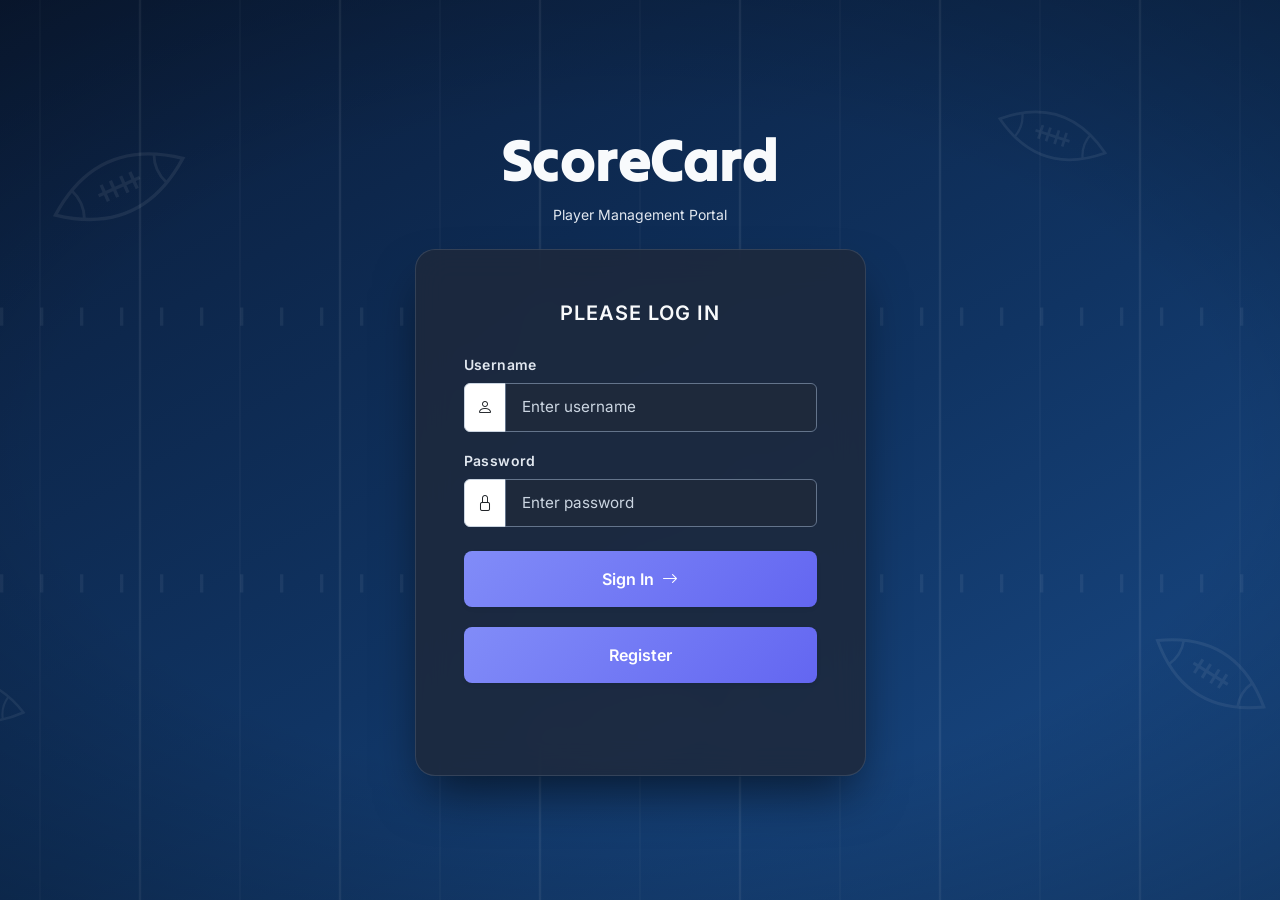
<file: frontend/index.html>
<!DOCTYPE html>
<html lang="en" data-bs-theme="dark">
<head>
    <meta charset="UTF-8">
    <meta name="viewport" content="width=device-width, initial-scale=1.0">
    <title>COP 4331 LAMP Stack Demo</title>
    <!-- Google Fonts -->
    <link rel="preconnect" href="https://fonts.googleapis.com">
    <link rel="preconnect" href="https://fonts.gstatic.com" crossorigin>
    <link href="https://fonts.googleapis.com/css2?family=Inter:wght@400;600&family=Tilt+Warp&display=swap" rel="stylesheet">
    <!-- Bootstrap 5.3 & Icons -->
    <link href="https://cdn.jsdelivr.net/npm/bootstrap@5.3.3/dist/css/bootstrap.min.css" rel="stylesheet">
    <link href="https://cdn.jsdelivr.net/npm/bootstrap-icons@1.11.3/font/bootstrap-icons.min.css" rel="stylesheet">
    <!-- Favicon -->
    <link rel="icon" type="image/svg+xml" href="images/favicon.svg">
    <link rel="alternate icon" href="favicon.ico">
    <!-- Custom Styles -->
    <link href="css/styles.css" rel="stylesheet">
    <!-- Scripts -->
    <script type="text/javascript" src="js/md5.js"></script>
    <script type="text/javascript" src="js/code.js"></script>
</head>
<body class="d-flex align-items-center justify-content-center min-vh-100 py-5">
    <div class="background-glow"></div>
    <main class="container">
        <div class="row justify-content-center">
            <div class="col-12 col-sm-10 col-md-8 col-lg-5">
                
                <!-- Title Header -->
                <div class="text-center mb-4">

                    <h1 id="title" style="font-family: 'Tilt Warp', sans-serif; font-weight: 400; font-size: 60px;";" class="tracking-tight">ScoreCard</h1>
                    <p class="text-secondary-contrast small">Player Management Portal</p>
                </div>

                <!-- Login Card -->
                <div id="loginDiv" class="card glass-card shadow-lg border-0 p-4 p-sm-5">
                    <div class="card-body p-0">
                        <span id="inner-title" class="d-block text-center fw-semibold text-uppercase tracking-wider mb-4 fs-5">Please Log In</span>
                        
                        <form id="loginForm" onsubmit="event.preventDefault(); doLogin();" class="needs-validation">
                            <!-- Username Input Group -->
                            <div class="mb-3">
                                <label for="loginName" class="form-label form-label-contrast small">Username</label>
                                <div class="input-group">
                                    <span class="input-group-text"><i class="bi bi-person text-dark"></i></span>
                                    <input type="text" id="loginName" class="form-control" placeholder="Enter username" required />
                                </div>
                            </div>
                           
                            
                            <!-- Password Input Group -->
                            <div class="mb-4">
                                <label for="loginPassword" class="form-label form-label-contrast small">Password</label>
                                <div class="input-group">
                                    <span class="input-group-text"><i class="bi bi-lock text-dark"></i></span>
                                    <input type="password" id="loginPassword" class="form-control" placeholder="Enter password" required />
                                </div>
                            </div>

                            <!-- Login Button -->
                            <button type="submit" id="loginButton" class="buttons btn btn-primary w-100 py-3 fw-semibold rounded-3 shadow-sm d-flex align-items-center justify-content-center gap-2">
                                <span>Sign In</span>
                                <i class="bi bi-arrow-right"></i>
                            </button>

                            <button type="button" id="registerButton" onclick="window.location.href='register.html'" class="buttons btn btn-primary w-100 py-3 fw-semibold rounded-3 shadow-sm d-flex align-items-center justify-content-center gap-2">
                                <span>Register</span>
                            </button>
                        </form>

                        <!-- Feedback Result Message -->
                        <div class="mt-3 text-center">
                            <span id="loginResult" class="small fw-semibold"></span>
                        </div>
                    </div>
                </div>

            </div>
        </div>
    </main>
    <script src="https://cdn.jsdelivr.net/npm/bootstrap@5.3.3/dist/js/bootstrap.bundle.min.js"></script>
</body>
</html>
</file>
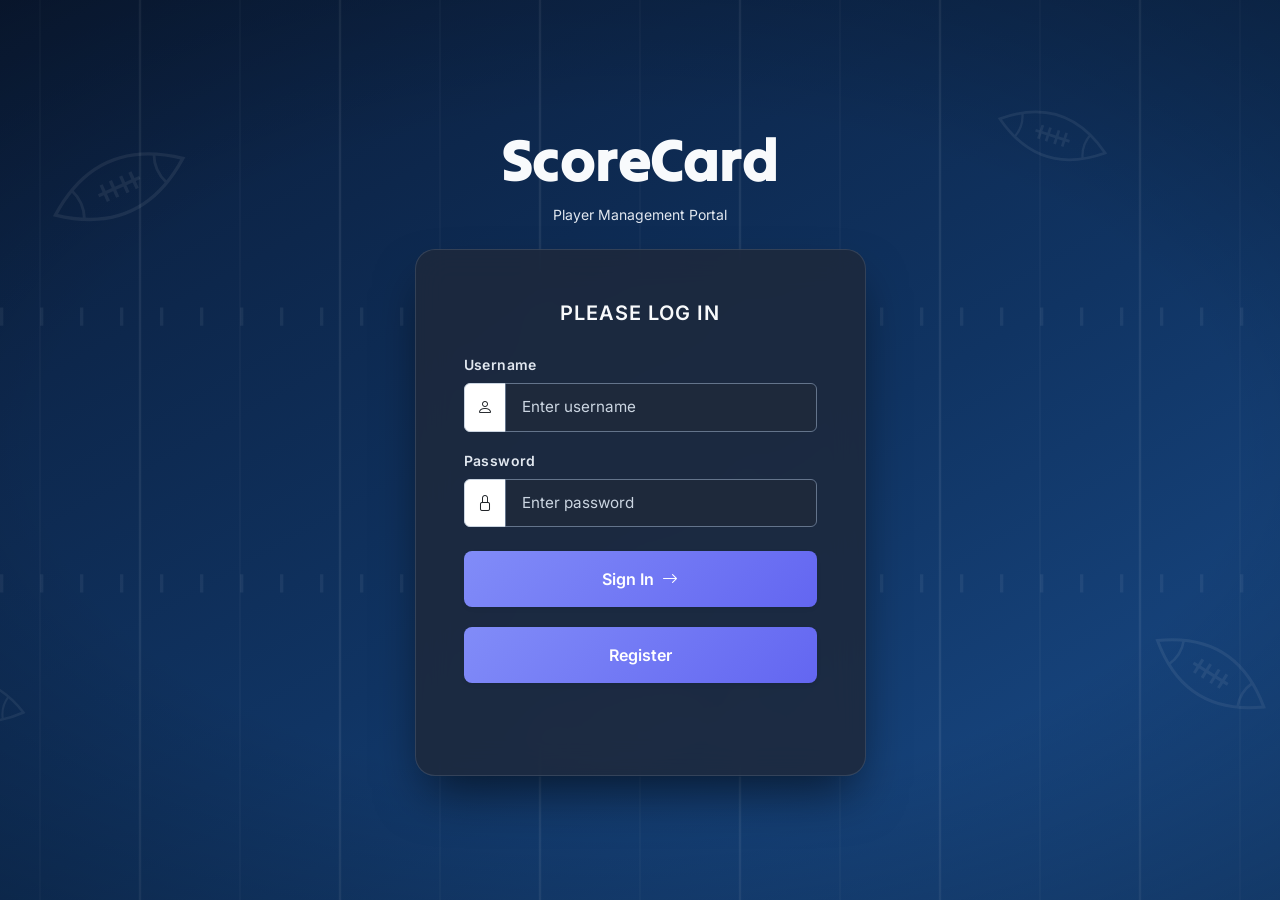
<file: frontend/homepage.html>
<!DOCTYPE html>
<html lang="en" data-bs-theme="dark">
<head>
    <meta charset="UTF-8">
    <meta name="viewport" content="width=device-width, initial-scale=1.0">
    <title>COP 4331 LAMP Stack Demo</title>
    <!-- Google Fonts -->
    <link rel="preconnect" href="https://fonts.googleapis.com">
    <link rel="preconnect" href="https://fonts.gstatic.com" crossorigin>
    <link href="https://fonts.googleapis.com/css2?family=Inter:wght@300;400;500;600;700&display=swap" rel="stylesheet">
    <!-- Bootstrap 5.3 & Icons -->
    <link href="https://cdn.jsdelivr.net/npm/bootstrap@5.3.3/dist/css/bootstrap.min.css" rel="stylesheet">
    <link href="https://cdn.jsdelivr.net/npm/bootstrap-icons@1.11.3/font/bootstrap-icons.min.css" rel="stylesheet">
    <!-- Favicon -->
    <link rel="icon" type="image/svg+xml" href="images/favicon.svg">
    <link rel="alternate icon" href="favicon.ico">
    <!-- Custom Styles -->
    <link href="css/styles.css" rel="stylesheet">
    <!-- Scripts -->
    <script type="text/javascript" src="js/code.js"></script>
    <script type="text/javascript">
        document.addEventListener('DOMContentLoaded', function() {
            readCookie();
        }, false);
    </script>
</head>
<body class="py-4 py-md-5">
    <main class="container">
        <div class="row justify-content-center">
            <div class="col-12 col-md-12 col-lg-12">

                <nav class="navbar navbar-expand-lg bg-body-tertiary">
                    <div class="container-fluid">
                        <a class="navbar-brand" href="#">ScoreCard</a>
                        <button class="navbar-toggler" type="button" data-bs-toggle="collapse" data-bs-target="#navbarSupportedContent" aria-controls="navbarSupportedContent" aria-expanded="false" aria-label="Toggle navigation">
                        <span class="navbar-toggler-icon"></span>
                        </button>
                        <div class="collapse navbar-collapse" id="navbarSupportedContent">
                        <ul class="navbar-nav me-auto mb-2 mb-lg-0">
                            <li class="nav-item">
                            <a class="nav-link active" aria-current="page" href="#">Home</a>
                            </li>
                            <li class="nav-item">
                            <a class="nav-link" href="#">Link</a>
                            </li>
                            <li class="nav-item dropdown">
                            <a class="nav-link dropdown-toggle" href="#" role="button" data-bs-toggle="dropdown" aria-expanded="false">
                                Dropdown
                            </a>
                            <ul class="dropdown-menu">
                                <li><a class="dropdown-item" href="#">Action</a></li>
                                <li><a class="dropdown-item" href="#">Another action</a></li>
                                <li><hr class="dropdown-divider"></li>
                                <li><a class="dropdown-item" href="#">Something else here</a></li>
                            </ul>
                            </li>
                            <li class="nav-item">
                            <a class="nav-link disabled" aria-disabled="true">Disabled</a>
                            </li>
                        </ul>
                        
                        </div>
                    </div>
                    <div id="loggedInDiv" class="d-flex align-items-center gap-3 bg-body-tertiary px-3 py-2 rounded-pill border">
                        <span id="userName" class="small fw-medium text-body"></span>
                        <button type="button" id="logoutButton" class="buttons btn btn-outline-danger btn-sm rounded-pill px-3" onclick="doLogout();">
                            <i class="bi bi-box-arrow-right me-1"></i> Log Out
                        </button>
                    </div>
                </nav>

                <!-- Header / User Bar -->

                <h1>Player Contacts</h1>
                <div>
                <form class="d-flex" role="search" onsubmit="event.preventDefault(); doSearch();">
                    <input id="searchBar" class="form-control me-2" type="search" placeholder="Search" aria-label="Search"/>
                    <button class="btn btn-outline-success me-2" type="submit">Search</button>
                    <div class="dropdown">
                        <button class="btn btn-secondary dropdown-toggle me-2 h-100" data-bs-auto-close="outside" type="button" data-bs-toggle="dropdown" aria-expanded="false">
                            Filter <i class="bi bi-filter-circle ms-1"></i>
                        </button>
                        <ul id="filterMenu" class="dropdown-menu">
                            <li><button id="filterPos" class="dropdown-item" type="button" onclick="showPositions()">Position</button></li>
                            <li><button id="filterSide" class="dropdown-item" type="button" onclick="changeFilterSelect(this)">Side</button></li>
                            <li><button id="filterNone" class="dropdown-item" type="button" onclick="changeFilterSelect(this)">No Filter</button></li>
                        </ul>

                    </div>
                </form>
                </div>

                <div class="table-responsive mt-3" style="max-height: 500px; overflow-y: auto;">
                    <table class="table table-hover mb-0">
                        <thead class="table-light sticky-top">
                            <tr>
                                <th>First Name</th>
                                <th>Last Name</th>
                                <th>Phone #</th>
                                <th>Email</th>
                                <th>Position</th>
                                <th>Side</th>
                                <th>Team Name</th>
                            </tr>
                        </thead>

                        <tbody id="queryResults">
                            <!-- Query results will be inserted here -->
                        </tbody>
                    </table>
                </div>
                <div id="infoDiv">
                    <span id="infoSpan"></span>
                </div>
                <!-- Access UI Card -->
                <!-- <div id="accessUIDiv" class="card glass-card shadow-lg border-0 p-4 p-md-5">
                    <div class="card-body p-0">
                        <h2 class="h5 fw-bold mb-4 d-flex align-items-center gap-2 text-white">
                            <i class="bi bi-sliders text-primary"></i> Color Manager
                        </h2>

                        <div class="section-card p-4 rounded-4 border mb-4">
                            <label for="searchText" class="form-label form-label-contrast small text-uppercase">Search Colors</label>
                            <div class="input-group">
                                <span class="input-group-text"><i class="bi bi-search text-secondary-contrast"></i></span>
                                <input type="text" id="searchText" class="form-control" placeholder="Type a color name (e.g. Blue)" onkeyup="if(event.key === 'Enter') searchColor();" />
                                <button type="button" id="searchColorButton" class="buttons btn btn-primary px-4 fw-semibold" onclick="searchColor();">
                                    Search Color
                                </button>
                            </div>
                            <div class="mt-3">
                                <span id="colorSearchResult" class="text-info-wcag small fw-semibold"></span>
                                <p id="colorList" class="mt-2 mb-0 d-flex flex-wrap gap-2"></p>
                            </div>
                        </div>

                        <div class="section-card p-4 rounded-4 border">
                            <label for="colorText" class="form-label form-label-contrast small text-uppercase">Add New Color</label>
                            <div class="input-group">
                                <span class="input-group-text"><i class="bi bi-plus-circle text-secondary-contrast"></i></span>
                                <input type="text" id="colorText" class="form-control" placeholder="Enter color name to add" onkeyup="if(event.key === 'Enter') addColor();" />
                                <button type="button" id="addColorButton" class="buttons btn btn-success px-4 fw-semibold" onclick="addColor();">
                                    Add Color
                                </button>
                            </div>
                            <div class="mt-2 text-start">
                                <span id="colorAddResult" class="small fw-semibold"></span>
                            </div>
                        </div> -->

                    </div>
                </div>

            </div>
        </div>
    </main>
        <script>
        function deselectAllFilters() {
            document.querySelectorAll("#filterMenu .dropdown-item").forEach(option => {
                if (option.classList.contains("active")) {
                    option.classList.remove("active");
                    option.textContent = option.textContent.slice(0, -1);
                }
            });
        }
        function changeFilterSelect(element){
            deselectAllFilters()
            element.innerHTML += ' <i class="bi bi-check2-circle"></i>'
            element.classList.add("active")
        }
        function showPositions(){
            document.getElementById("filterMenu").innerHTML = `
            <li>
                <h6 class="dropdown-header">
                    Filter by Position
                </h6>  
            </li>
                <li>
                <button class="dropdown-item" type="button" onclick="changeFilterSelect(this)">
                    QB
                </button>
            </li>
            <li>
                <button class="dropdown-item" type="button" onclick="changeFilterSelect(this)">
                    RB
                </button>
            </li>
            <li>
                <button class="dropdown-item" type="button" onclick="changeFilterSelect(this)">
                    WR
                </button>
            </li>
            <li>
                <button class="dropdown-item" type="button" onclick="changeFilterSelect(this)">
                    TE
                </button>
            </li>
            <li>
                <hr class="dropdown-divider">
            </li>
            <li>
                <button class="dropdown-item" type="button" onclick="showFilters()">
                    <i class="bi bi-arrow-left me-2"></i> Back
                </button>
            </li>
            
            
            `
        }
        function showFilters(){
            document.getElementById("filterMenu").innerHTML = `
            <li><button id="filterPos" class="dropdown-item" type="button" onclick="showPositions()">Position</button></li>
            <li><button id="filterSide" class="dropdown-item" type="button" onclick="changeFilterSelect(this)">Side</button></li>
            <li><button id="filterNone" class="dropdown-item" type="button" onclick="changeFilterSelect(this)">No Filter</button></li>
            
            `
            changeFilterSelect(document.getElementById("filterNone"))
        }
    </script>
    <script src="https://cdn.jsdelivr.net/npm/bootstrap@5.3.3/dist/js/bootstrap.bundle.min.js"></script>
</body>
</html>
</file>
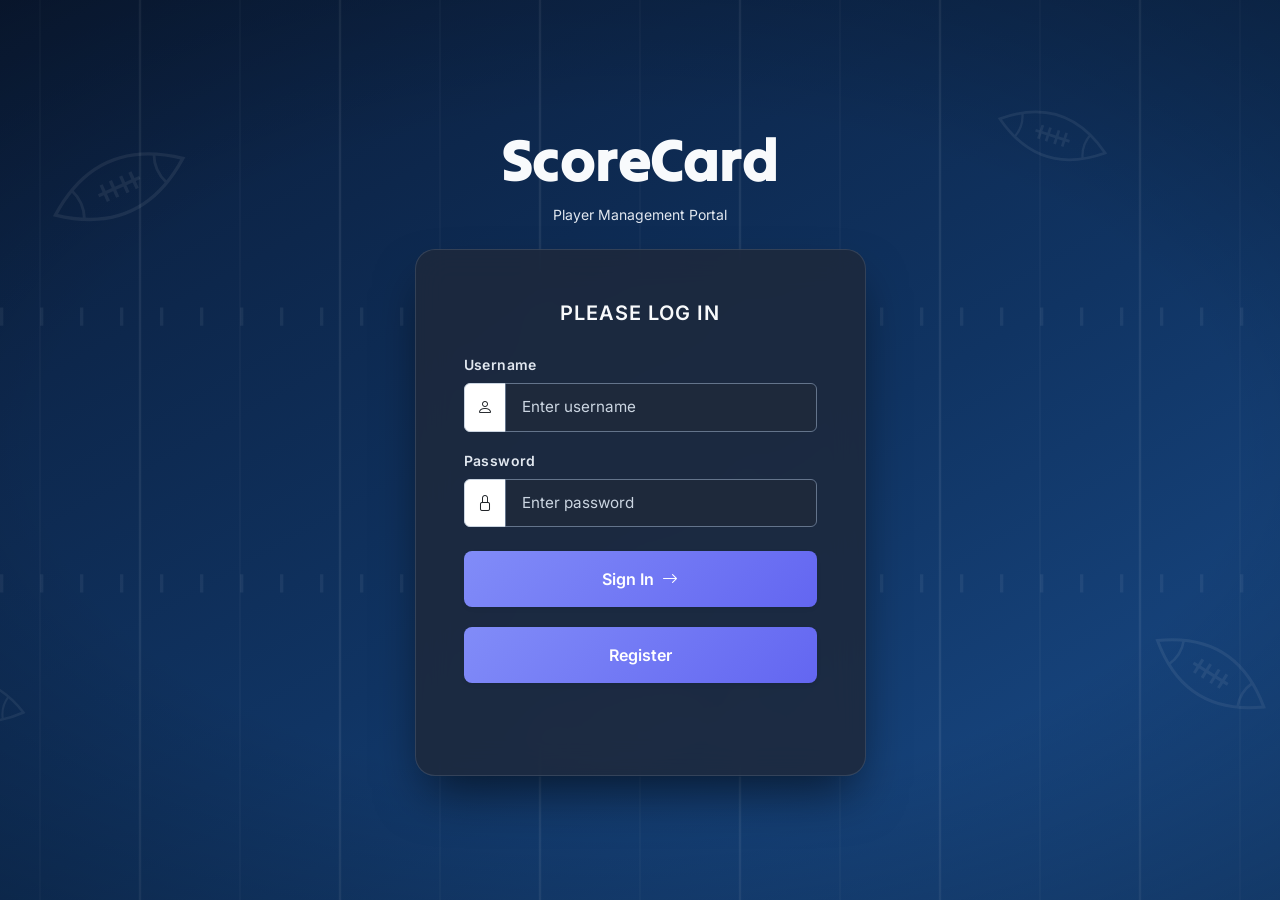
<file: frontend/manage.html>
<!DOCTYPE html>
<html lang="en" data-bs-theme="dark">
<head>
    <meta charset="UTF-8">
    <meta name="viewport" content="width=device-width, initial-scale=1.0">
    <title>COP 4331 LAMP Stack Demo</title>
    <meta name="description" content="ScoreCard is a contact manager for football players and teams. Add, search, filter by position or side, and edit player contact details in one place.">
    <!-- Google Fonts -->
    <link rel="preconnect" href="https://cdn.jsdelivr.net">
    <link rel="preconnect" href="https://cdn.jsdelivr.net" crossorigin>
    <link rel="preload" href="fonts/inter-latin.woff2" as="font" type="font/woff2" crossorigin>
    <link rel="preload" href="fonts/tilt-warp-latin.woff2" as="font" type="font/woff2" crossorigin>
    <!-- Bootstrap 5.3 & Icons -->
    <link href="https://cdn.jsdelivr.net/npm/bootstrap@5.3.3/dist/css/bootstrap.min.css" rel="stylesheet">
    <link href="https://cdn.jsdelivr.net/npm/bootstrap-icons@1.11.3/font/bootstrap-icons.min.css" rel="stylesheet">
    <!-- Favicon -->
    <link rel="icon" type="image/svg+xml" href="images/favicon.svg">
    <link rel="alternate icon" href="favicon.ico">
    <!-- Custom Styles -->
    <link href="css/styles.css" rel="stylesheet">
    <!-- Scripts -->
    <script type="text/javascript" src="js/code.js" defer></script>
    <script type="text/javascript">
        document.addEventListener('DOMContentLoaded', function() {
            readCookie();
            getContacts(1);
            if (isAdmin) {
                document.getElementById("createdByHeader").style.display = "";
            }
        }, false);
    </script>
</head>
<body class="py-4 py-md-5">
    <main class="container">
        <div class="row justify-content-center">
            <div class="col-12 col-md-12 col-lg-12">

                <!-- Modal -->
                <div class="modal fade" id="modifyModal" tabindex="-1" role="dialog" aria-labelledby="modifyModal" aria-hidden="true">
                <div class="modal-dialog modal-lg" role="document">
                    <div class="modal-content">
                    <div class="modal-header">
                        <h5 class="modal-title" id="exampleModalLabel">Modify Player</h5>
                        <button type="button" class="btn close position-absolute end-0 me-2" data-bs-dismiss="modal" aria-label="Close">
                        <span aria-hidden="true" style="font-size: 30px;">&times;</span>
                        </button>
                    </div>
                    <div class="modal-body">
                        <form id="modifyContactForm" onsubmit="event.preventDefault(); updateContact();" class="needs-validation">

                            <!-- Row 1: First Name / Last Name -->
                            <div class="row">
                                <div class="col-md-6 mb-3">
                                    <label for="firstName" class="form-label form-label-contrast small">First Name</label>
                                    <div class="input-group">
                                        <span class="input-group-text"><i class="bi bi-person text-dark"></i></span>
                                        <input type="text" id="modifyfirstName" class="form-control" placeholder="Enter first name" required />
                                    </div>
                                </div>
                                <div class="col-md-6 mb-3">
                                    <label for="lastName" class="form-label form-label-contrast small">Last Name</label>
                                    <div class="input-group">
                                        <span class="input-group-text"><i class="bi bi-person text-dark"></i></span>
                                        <input type="text" id="modifylastName" class="form-control" placeholder="Enter last name" required />
                                    </div>
                                </div>
                            </div>

                            <!-- Row 2: Phone / Email -->
                            <div class="row">
                                <div class="col-md-6 mb-3">
                                    <label for="phone" class="form-label form-label-contrast small">Phone Number</label>
                                    <div class="input-group">
                                        <span class="input-group-text"><i class="bi bi-telephone text-dark"></i></span>
                                        <input type="tel" id="modifyphone" class="form-control" placeholder="(555) 555-5555" required />
                                    </div>
                                </div>
                                <div class="col-md-6 mb-3">
                                    <label for="email" class="form-label form-label-contrast small">Email</label>
                                    <div class="input-group">
                                        <span class="input-group-text"><i class="bi bi-envelope text-dark"></i></span>
                                        <input type="email" id="modifyemail" class="form-control" placeholder="name@example.com" required />
                                    </div>
                                </div>
                            </div>

                            <!-- Row 3: Position / Team Name -->
                            <div class="row">
                                <div class="col-md-6 mb-3">
                                    <label for="position" class="form-label form-label-contrast small">Position</label>
                                    <div class="input-group">
                                        <span class="input-group-text"><i class="bi bi-trophy text-dark"></i></span>
                                        <select id="modifyposition" class="form-select" required>
                                            <option value="" selected disabled>Choose position</option>

                                            <optgroup label="Offense">
                                                <option value="QB">QB</option>
                                                <option value="RB">RB</option>
                                                <option value="WR">WR</option>
                                                <option value="TE">TE</option>
                                                <option value="LT">LT</option>
                                                <option value="LG">LG</option>
                                                <option value="C">C</option>
                                                <option value="RG">RG</option>
                                                <option value="RT">RT</option>
                                            </optgroup>

                                            <optgroup label="Defense">
                                                <option value="DL">DL</option>
                                                <option value="NT">NT</option>
                                                <option value="OLB">OLB</option>
                                                <option value="ILB">ILB</option>
                                                <option value="CB">CB</option>
                                                <option value="S">S</option>
                                            </optgroup>
                                        </select>
                                    </div>
                                </div>
                                <div class="col-md-6 mb-3">
                                    <label for="teamName" class="form-label form-label-contrast small">Team Name</label>
                                    <div class="input-group">
                                        <span class="input-group-text"><i class="bi bi-people text-dark"></i></span>
                                        <input type="text" id="modifyteamName" class="form-control" placeholder="Enter team name" required />
                                    </div>
                                </div>
                            </div>

                            <!-- Row 4: Side (radio buttons) -->
                            <div class="row">
                                <div class="col-12 mb-4">
                                    <div class="d-flex align-items-center gap-3">
                                        <label class="form-label form-label-contrast small mb-0">Side</label>
                                        <div class="form-check form-check-inline mb-0">
                                            <input class="form-check-input" type="radio" name="modifySide" id="modifysideOffense" value="Offense" required />
                                            <label class="form-check-label form-label-contrast" for="sideOffense">Offense</label>
                                        </div>
                                        <div class="form-check form-check-inline mb-0 me-0">
                                            <input class="form-check-input" type="radio" name="modifySide" id="modifysideDefense" value="Defense" required />
                                            <label class="form-check-label form-label-contrast" for="sideDefense">Defense</label>
                                        </div>
                                    </div>
                                </div>
                            </div>

                             <input type="hidden" id="modifyContactId" />

                            <!-- Add Contact Button -->
                            <div class="d-flex justify-content-end gap-2">
                                <button type="button" id="deleteUserButton" onclick="closeModal(); deleteContact();" class="buttons btn py-1 fw-semibold rounded-3 shadow-sm d-flex align-items-center justify-content-center gap-2 btn-outline-danger" style="height: 55px;">
                                    <span>Delete Contact</span>
                                    <i class="bi bi-trash3"></i>
                                </button>

                                <button type="submit" id="modifyUserButton" onclick="closeModal();" class="buttons btn btn-primary py-3 fw-semibold rounded-3 shadow-sm d-flex align-items-center justify-content-center gap-2">
                                    <span>Modify Contact</span>
                                    <i class="bi bi-arrow-right"></i>
                                </button>

                            </div>
                        </form>
                    </div>

                    </div>
                </div>
                </div>

                <nav class="navbar navbar-expand-lg bg-dark rounded-4 px-2 border">
                    <div class="container-fluid">
                        <a class="navbar-brand" style="font-family: 'Tilt Warp', sans-serif; font-weight: 400;";" href="#">ScoreCard</a>
                        <button class="navbar-toggler" type="button" data-bs-toggle="collapse" data-bs-target="#navbarSupportedContent" aria-controls="navbarSupportedContent" aria-expanded="false" aria-label="Toggle navigation">
                        <span class="navbar-toggler-icon"></span>
                        </button>
                        <div class="collapse navbar-collapse" id="navbarSupportedContent">
                        <ul class="navbar-nav me-auto mb-2 mb-lg-0">
                            <li class="nav-item">
                            <a class="nav-link active" aria-current="page" href="manage.html">Manage Contacts</a>
                            </li>
                            <li class="nav-item">
                            <a id="manageUsersTab" class="nav-link" style="visibility: hidden;" aria-current="page" href="manageUsers.html">Manage Users</a>
                            </li>
                            <!-- <li class="nav-item">
                            <a class="nav-link" href="#">Link</a>
                            </li>
                            <li class="nav-item dropdown">
                            <a class="nav-link dropdown-toggle" href="#" role="button" data-bs-toggle="dropdown" aria-expanded="false">
                                Dropdown
                            </a>
                            <ul class="dropdown-menu">
                                <li><a class="dropdown-item" href="#">Action</a></li>
                                <li><a class="dropdown-item" href="#">Another action</a></li>
                                <li><hr class="dropdown-divider"></li>
                                <li><a class="dropdown-item" href="#">Something else here</a></li>
                            </ul>
                            </li>
                            <li class="nav-item">
                            <a class="nav-link disabled" aria-disabled="true">Disabled</a>
                            </li> -->
                        </ul>
                        
                        </div>
                    </div>
                    <div id="loggedInDiv" class="d-flex align-items-center gap-3 bg-body-tertiary px-3 py-2 rounded-pill border text-nowrap">
                        <span id="userName" class="small fw-medium text-body"></span>
                        <button type="button" id="logoutButton" class="buttons btn btn-outline-danger btn-sm rounded-pill px-3" onclick="doLogout();">
                            <i class="bi bi-box-arrow-right me-1"></i> Log Out
                        </button>
                    </div>
                </nav>

                <!-- Header / User Bar -->

                <h2 class="my-3">Contact Management</h2>
                <div>

                 <div id="loginDiv" class="card glass-card shadow-lg border-0 p-4 p-sm-5">
                    <div class="card-body p-0">
                        
                        <form id="addContactForm" onsubmit="event.preventDefault(); addContact();" class="needs-validation">
                            <h3 class="h4">Add Contact</h3>

                            <!-- Row 1: First Name / Last Name -->
                            <div class="row">
                                <div class="col-md-6 mb-3">
                                    <label for="firstName" class="form-label form-label-contrast small">First Name</label>
                                    <div class="input-group">
                                        <span class="input-group-text"><i class="bi bi-person text-dark"></i></span>
                                        <input type="text" id="firstName" class="form-control" placeholder="Enter first name" required />
                                    </div>
                                </div>
                                <div class="col-md-6 mb-3">
                                    <label for="lastName" class="form-label form-label-contrast small">Last Name</label>
                                    <div class="input-group">
                                        <span class="input-group-text"><i class="bi bi-person text-dark"></i></span>
                                        <input type="text" id="lastName" class="form-control" placeholder="Enter last name" required />
                                    </div>
                                </div>
                            </div>

                            <!-- Row 2: Phone / Email -->
                            <div class="row">
                                <div class="col-md-6 mb-3">
                                    <label for="phone" class="form-label form-label-contrast small">Phone Number</label>
                                    <div class="input-group">
                                        <span class="input-group-text"><i class="bi bi-telephone text-dark"></i></span>
                                        <input type="tel" id="phone" class="form-control" placeholder="(555) 555-5555" required />
                                    </div>
                                </div>
                                <div class="col-md-6 mb-3">
                                    <label for="email" class="form-label form-label-contrast small">Email</label>
                                    <div class="input-group">
                                        <span class="input-group-text"><i class="bi bi-envelope text-dark"></i></span>
                                        <input type="email" id="email" class="form-control" placeholder="name@example.com" required />
                                    </div>
                                </div>
                            </div>

                            <!-- Row 3: Position / Team Name -->
                            <div class="row">
                                <div class="col-md-6 mb-3">
                                    <label for="position" class="form-label form-label-contrast small">Position</label>
                                    <div class="input-group">
                                        <span class="input-group-text"><i class="bi bi-trophy text-dark"></i></span>
                                        <select id="position" class="form-select" required>
                                            <option value="" selected disabled>Choose position</option>

                                            <optgroup label="Offense">
                                                <option value="QB">QB</option>
                                                <option value="RB">RB</option>
                                                <option value="WR">WR</option>
                                                <option value="TE">TE</option>
                                                <option value="LT">LT</option>
                                                <option value="LG">LG</option>
                                                <option value="C">C</option>
                                                <option value="RG">RG</option>
                                                <option value="RT">RT</option>
                                            </optgroup>

                                            <optgroup label="Defense">
                                                <option value="DL">DL</option>
                                                <option value="NT">NT</option>
                                                <option value="OLB">OLB</option>
                                                <option value="ILB">ILB</option>
                                                <option value="CB">CB</option>
                                                <option value="S">S</option>
                                            </optgroup>
                                        </select>
                                    </div>
                                </div>
                                <div class="col-md-6 mb-3">
                                    <label for="teamName" class="form-label form-label-contrast small">Team Name</label>
                                    <div class="input-group">
                                        <span class="input-group-text"><i class="bi bi-people text-dark"></i></span>
                                        <input type="text" id="teamName" class="form-control" placeholder="Enter team name" required />
                                    </div>
                                </div>
                            </div>

                            <!-- Row 4: Side (radio buttons) -->
                            <div class="row">
                                <div class="col-12 mb-4">
                                    <div class="d-flex align-items-center gap-3">
                                        <label class="form-label form-label-contrast small mb-0">Side</label>
                                        <div class="form-check form-check-inline mb-0">
                                            <input class="form-check-input" type="radio" name="side" id="sideOffense" value="Offense" required />
                                            <label class="form-check-label form-label-contrast" for="sideOffense">Offense</label>
                                        </div>
                                        <div class="form-check form-check-inline mb-0 me-0">
                                            <input class="form-check-input" type="radio" name="side" id="sideDefense" value="Defense" required />
                                            <label class="form-check-label form-label-contrast" for="sideDefense">Defense</label>
                                        </div>
                                    </div>
                                </div>
                            </div>

                            <!-- Add Contact Button -->
                            <button type="submit" id="addUserButton" class="buttons btn btn-primary py-3 fw-semibold rounded-3 shadow-sm d-flex align-items-center justify-content-center gap-2">
                                <span>Add Contact</span>
                                <i class="bi bi-arrow-right"></i>
                            </button>
                        </form>

                        <div id="contactResult" class="small mb-2"></div>
                <form id="searchForm"class="d-flex" role="search" autocomplete="off" onsubmit="event.preventDefault(); doSearch();" onkeyup="document.getElementById('searchBar').value.trim() === '' ? getContacts(1) : doSearch()"">
                    <input id="searchBar" class="form-control me-2" type="search" placeholder="Search for Players or Teams" aria-label="Search" required/>
                    <button class="btn btn-success app-search-btn me-2" type="submit">Search</button>
                    <button class="btn btn-outline-danger me-2" type="reset" onclick="getContacts(1)">Reset</button>
                    <div class="dropdown">
                        <button class="btn btn-secondary dropdown-toggle me-2 h-100" data-bs-auto-close="outside" type="button" data-bs-toggle="dropdown" aria-expanded="false">
                            Filter <i class="bi bi-filter-circle ms-1"></i>
                        </button>
                        <ul id="filterMenu" class="dropdown-menu" style="z-index: 5000;" onchange="document.getElementById('searchBar').value.trim() === '' ? getContacts(1) : doSearch()">
                            <!-- Main filters -->
                            <li class="filter-entry main-filter-entry">
                                <button id="filterPos"
                                        class="dropdown-item"
                                        type="button"
                                        onclick="showPositions()">
                                    Position
                                </button>
                            </li>

                            <li class="filter-entry main-filter-entry">
                                <button id="filterSide"
                                        class="dropdown-item"
                                        type="button"
                                        onclick="showSides()">
                                    Side
                                </button>
                            </li>


                            <!-- Position filters -->
                            <li class="filter-entry position-entry">
                                <h6 class="dropdown-header">Filter by Position</h6>
                            </li>

                            <!-- ========== OFFENSE ========== -->
                            <li class="filter-entry position-entry">
                                <h6 class="dropdown-header text-primary">Offense</h6>
                            </li>

                            <li class="filter-entry position-entry">
                                <input class="form-check-input ms-1" type="checkbox" id="qbCheckbox" value="QB">
                                <label class="form-check-label" for="qbCheckbox">QB</label>
                            </li>

                            <li class="filter-entry position-entry">
                                <input class="form-check-input ms-1" type="checkbox" id="rbCheckbox" value="RB">
                                <label class="form-check-label" for="rbCheckbox">RB</label>
                            </li>

                            <li class="filter-entry position-entry">
                                <input class="form-check-input ms-1" type="checkbox" id="wrCheckbox" value="WR">
                                <label class="form-check-label" for="wrCheckbox">WR</label>
                            </li>

                            <li class="filter-entry position-entry">
                                <input class="form-check-input ms-1" type="checkbox" id="teCheckbox" value="TE">
                                <label class="form-check-label" for="teCheckbox">TE</label>
                            </li>

                            <li class="filter-entry position-entry">
                                <input class="form-check-input ms-1" type="checkbox" id="ltCheckbox" value="LT">
                                <label class="form-check-label" for="ltCheckbox">LT</label>
                            </li>

                            <li class="filter-entry position-entry">
                                <input class="form-check-input ms-1" type="checkbox" id="lgCheckbox" value="LG">
                                <label class="form-check-label" for="lgCheckbox">LG</label>
                            </li>

                            <li class="filter-entry position-entry">
                                <input class="form-check-input ms-1" type="checkbox" id="cCheckbox" value="C">
                                <label class="form-check-label" for="cCheckbox">C</label>
                            </li>

                            <li class="filter-entry position-entry">
                                <input class="form-check-input ms-1" type="checkbox" id="rgCheckbox" value="RG">
                                <label class="form-check-label" for="rgCheckbox">RG</label>
                            </li>

                            <li class="filter-entry position-entry">
                                <input class="form-check-input ms-1" type="checkbox" id="rtCheckbox" value="RT">
                                <label class="form-check-label" for="rtCheckbox">RT</label>
                            </li>

                            <!-- ========== DEFENSE ========== -->
                            <li class="filter-entry position-entry">
                                <hr class="dropdown-divider">
                            </li>

                            <li class="filter-entry position-entry">
                                <h6 class="dropdown-header text-primary">Defense</h6>
                            </li>

                            <li class="filter-entry position-entry">
                                <input class="form-check-input ms-1" type="checkbox" id="dlCheckbox" value="DL">
                                <label class="form-check-label" for="dlCheckbox">DL</label>
                            </li>

                            <li class="filter-entry position-entry">
                                <input class="form-check-input ms-1" type="checkbox" id="ntCheckbox" value="NT">
                                <label class="form-check-label" for="ntCheckbox">NT</label>
                            </li>

                            <li class="filter-entry position-entry">
                                <input class="form-check-input ms-1" type="checkbox" id="olbCheckbox" value="OLB">
                                <label class="form-check-label" for="olbCheckbox">OLB</label>
                            </li>

                            <li class="filter-entry position-entry">
                                <input class="form-check-input ms-1" type="checkbox" id="ilbCheckbox" value="ILB">
                                <label class="form-check-label" for="ilbCheckbox">ILB</label>
                            </li>

                            <li class="filter-entry position-entry">
                                <input class="form-check-input ms-1" type="checkbox" id="cbCheckbox" value="CB">
                                <label class="form-check-label" for="cbCheckbox">CB</label>
                            </li>

                            <li class="filter-entry position-entry">
                                <input class="form-check-input ms-1" type="checkbox" id="sCheckbox" value="S">
                                <label class="form-check-label" for="sCheckbox">S</label>
                            </li>
                            <!-- Side filters-->

                            <li class="filter-entry side-entry">
                                <h6 class="dropdown-header">Filter by Side</h6>
                            </li>

                            <li class="filter-entry side-entry">
                                <input class="form-check-input ms-1"
                                    type="checkbox" id="offenseCheckbox" value="Offense">
                                <label class="form-check-label" for="offenseCheckbox">
                                    Offense
                                </label>
                            </li>

                            <li class="filter-entry side-entry">
                                <input class="form-check-input ms-1"
                                    type="checkbox" id="defenseCheckbox" value="Defense">
                                <label class="form-check-label" for="defenseCheckbox">
                                    Defense
                                </label>
                            </li>
                            <li><hr class="dropdown-divider filter-entry position-entry side-entry"></li>
                            <li class="filter-entry position-entry side-entry">
                                <button class="dropdown-item"
                                        type="button"
                                        onclick="showFilters()">
                                    <i class="bi bi-arrow-left me-2"></i>
                                    Back
                                </button>
                            </li>
                            <li><hr class="dropdown-divider"></li>
                            <li><button id="filterNone" class="dropdown-item" type="reset" onclick="setTimeout(() => document.getElementById('searchBar').value.trim() === '' ? getContacts(1) : doSearch(), 0)">Clear Filters</button></li>
                        </ul>

                    </div>
                </form>
                </div>
                <div id="errorDiv" class="mt-2">
                    <span id="errorSpan"></span>
                </div>
                <!-- Search Results Table -->
                <div class="table-responsive mt-3">
                    <table class="table table-hover">
                        <thead class="table-light">
                            <tr>
                                <th>First Name</th>
                                <th>Last Name</th>
                                <th>Phone #</th>
                                <th>Email</th>
                                <th>Position</th>
                                <th>Side</th>
                                <th>Team Name</th>
                                <th id="createdByHeader" style="display: none;">Created By</th>
                                <th></th>
                                <th></th>
                            </tr>
                        </thead>

                        <tbody id="queryResults">
                            <td>Loading ...</td><td></td><td></td><td></td><td></td><td></td><td></td><td></td><td></td>
                        </tbody>
                    </table>
                    <div id="pagination" class="d-flex justify-content-end align-items-center gap-3 mt-3">
                    <button type="button" id="prevPage" class="btn btn-outline-primary btn-sm" onclick="changePage(-1)" aria-label="Previous page">
                        <i class="bi bi-chevron-left"></i>
                    </button>
                    <span id="pageNumber" class="fw-semibold">1</span>
                    <button type="button" id="nextPage" class="btn btn-outline-primary btn-sm" onclick="changePage(1)" aria-label="Next page">
                        <i class="bi bi-chevron-right"></i>
                    </button>
                    </div>
                </div>

                <div id="infoDiv">
                    <span id="infoSpan"></span>
                </div>
                <!-- Access UI Card -->
                <!-- <div id="accessUIDiv" class="card glass-card shadow-lg border-0 p-4 p-md-5">
                    <div class="card-body p-0">
                        <h2 class="h5 fw-bold mb-4 d-flex align-items-center gap-2 text-white">
                            <i class="bi bi-sliders text-primary"></i> Color Manager
                        </h2>

                        <div class="section-card p-4 rounded-4 border mb-4">
                            <label for="searchText" class="form-label form-label-contrast small text-uppercase">Search Colors</label>
                            <div class="input-group">
                                <span class="input-group-text"><i class="bi bi-search text-secondary-contrast"></i></span>
                                <input type="text" id="searchText" class="form-control" placeholder="Type a color name (e.g. Blue)" onkeyup="if(event.key === 'Enter') searchColor();" />
                                <button type="button" id="searchColorButton" class="buttons btn btn-primary px-4 fw-semibold" onclick="searchColor();">
                                    Search Color
                                </button>
                            </div>
                            <div class="mt-3">
                                <span id="colorSearchResult" class="text-info-wcag small fw-semibold"></span>
                                <p id="colorList" class="mt-2 mb-0 d-flex flex-wrap gap-2"></p>
                            </div>
                        </div>

                        <div class="section-card p-4 rounded-4 border">
                            <label for="colorText" class="form-label form-label-contrast small text-uppercase">Add New Color</label>
                            <div class="input-group">
                                <span class="input-group-text"><i class="bi bi-plus-circle text-secondary-contrast"></i></span>
                                <input type="text" id="colorText" class="form-control" placeholder="Enter color name to add" onkeyup="if(event.key === 'Enter') addColor();" />
                                <button type="button" id="addColorButton" class="buttons btn btn-success px-4 fw-semibold" onclick="addColor();">
                                    Add Color
                                </button>
                            </div>
                            <div class="mt-2 text-start">
                                <span id="colorAddResult" class="small fw-semibold"></span>
                            </div>
                        </div> -->

                    </div>
                </div>

            </div>
        </div>
    </main>
        <!-- <script>
        function deselectAllFilters() {
            document.querySelectorAll("#filterMenu .dropdown-item").forEach(option => {
                if (option.classList.contains("active")) {
                    option.classList.remove("active");
                    option.textContent = option.textContent.slice(0, -1);
                }
            });
        }
        function changeFilterSelect(element){
            deselectAllFilters()
            element.innerHTML += ' <i class="bi bi-check2-circle"></i>'
            element.classList.add("active")
        }
        function showPositions(){
            document.getElementById("filterMenu").innerHTML = `
            <li>
                <h6 class="dropdown-header">
                    Filter by Position
                </h6>  
            <li>
                <input class="form-check-input ms-1" type="checkbox" value="" id="qbCheckbox">
                <label class="form-check-label" for="firstCheckbox">QB</label>
            </li>
            <li>
                <input class="form-check-input ms-1" type="checkbox" value="" id="rbCheckbox">
                <label class="form-check-label" for="firstCheckbox">RB</label>
            </li>
            <li>
                <input class="form-check-input ms-1" type="checkbox" value="" id="olbCheckbox">
                <label class="form-check-label" for="firstCheckbox">OLB</label>
            </li>
            <li>
                <input class="form-check-input ms-1" type="checkbox" value="" id="ilbCheckbox">
                <label class="form-check-label" for="firstCheckbox">ILB</label>
            </li>
            <li>
                <button class="dropdown-item" type="button" onclick="showFilters()">
                    <i class="bi bi-arrow-left me-2"></i> Back
                </button>
            </li>
            
            
            `
        }
        function showFilters(){
            document.getElementById("filterMenu").innerHTML = `
            <li><button id="filterPos" class="dropdown-item" type="button" onclick="showPositions()">Position</button></li>
            <li><button id="filterSide" class="dropdown-item" type="button" onclick="changeFilterSelect(this)">Side</button></li>
            <li><button id="filterNone" class="dropdown-item" type="button" onclick="changeFilterSelect(this)">No Filter</button></li>
            
            `
            changeFilterSelect(document.getElementById("filterNone"))
        }
    </script> -->
    <script>
    function hideAllFilterEntries() {
        document.querySelectorAll("#filterMenu .filter-entry").forEach(entry => {
            entry.style.display = "none";
        });
    }

    function showPositions() {
        hideAllFilterEntries();

        document.querySelectorAll("#filterMenu .position-entry").forEach(entry => {
            entry.style.display = "";
        });
    }

    function showSides() {
    hideAllFilterEntries();

    document.querySelectorAll("#filterMenu .side-entry").forEach(entry => {
        entry.style.display = "";
    });
}

    function showFilters() {
        hideAllFilterEntries();

        document.querySelectorAll("#filterMenu .main-filter-entry").forEach(entry => {
            entry.style.display = "";
        });
    }
    showFilters()
    document.getElementById("searchForm").reset();
</script>
    <script src="https://cdn.jsdelivr.net/npm/bootstrap@5.3.3/dist/js/bootstrap.bundle.min.js"></script>
</body>
</html>
</file>
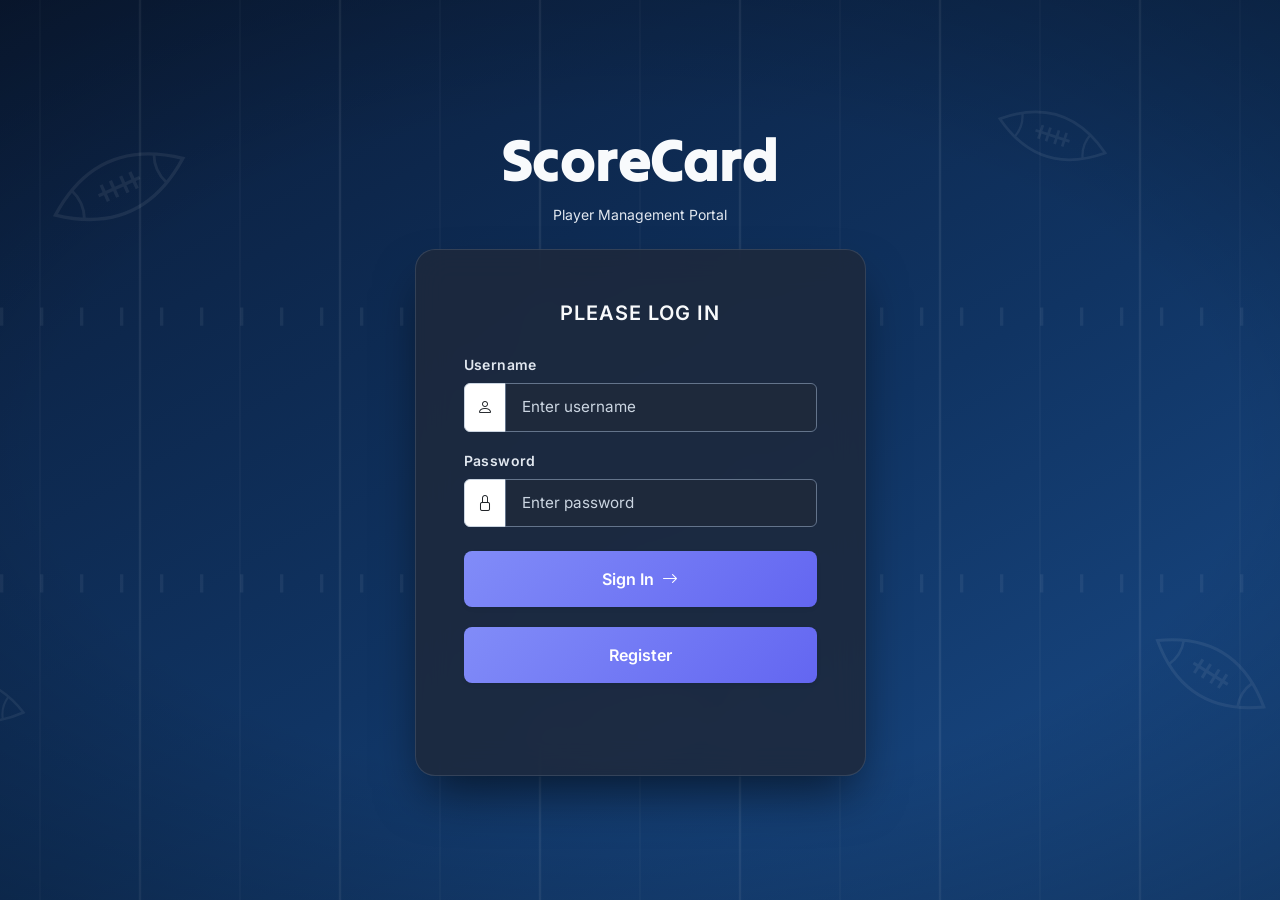
<file: frontend/manageUsers.html>
<!DOCTYPE html>
<html lang="en" data-bs-theme="dark">
<head>
    <meta charset="UTF-8">
    <meta name="viewport" content="width=device-width, initial-scale=1.0">
    <title>COP 4331 LAMP Stack Demo</title>
    <!-- Google Fonts -->
    <link rel="preconnect" href="https://fonts.googleapis.com">
    <link rel="preconnect" href="https://fonts.gstatic.com" crossorigin>
    <link rel="preconnect" href="https://cdn.jsdelivr.net">
    <link rel="preconnect" href="https://cdn.jsdelivr.net" crossorigin>
    <link href="https://fonts.googleapis.com/css2?family=Inter:wght@300;400;500;600;700&display=swap" rel="stylesheet">
    <link href="https://fonts.googleapis.com/css2?family=Tilt+Warp&display=swap" rel="stylesheet">
    <!-- Bootstrap 5.3 & Icons -->
    <link href="https://cdn.jsdelivr.net/npm/bootstrap@5.3.3/dist/css/bootstrap.min.css" rel="stylesheet">
    <link href="https://cdn.jsdelivr.net/npm/bootstrap-icons@1.11.3/font/bootstrap-icons.min.css" rel="stylesheet">
    <!-- Favicon -->
    <link rel="icon" type="image/svg+xml" href="images/favicon.svg">
    <link rel="alternate icon" href="favicon.ico">
    <!-- Custom Styles -->
    <link href="css/styles.css" rel="stylesheet">
    <!-- Scripts -->
    <script type="text/javascript" src="js/code.js"></script>
    <script type="text/javascript">
        document.addEventListener('DOMContentLoaded', function() {
            readCookie();
            getUsers();
        }, false);
    </script>
</head>
<body class="py-4 py-md-5">
    <main class="container">
        <div class="row justify-content-center">
            <div class="col-12 col-md-12 col-lg-12">

                <!-- Modal -->
                <div class="modal fade" id="modifyModal" tabindex="-1" role="dialog" aria-labelledby="modifyModal" aria-hidden="true">
                <div class="modal-dialog modal-md" role="document">
                    <div class="modal-content">
                    <div class="modal-header">
                        <h5 class="modal-title" id="exampleModalLabel">Modify User</h5>
                        <button type="button" class="btn close position-absolute end-0 me-2" data-bs-dismiss="modal" aria-label="Close">
                        <span aria-hidden="true" style="font-size: 30px;">&times;</span>
                        </button>
                    </div>
                    <div class="modal-body">
                        <form id="changePasswordForm" onsubmit="event.preventDefault(); changePassword()" class="needs-validation">

                            <!-- Password-->
                            <div class="row">
                                <div class="col-md-12 mb-3">
                                    <label for="password" class="form-label form-label-contrast small">Password</label>
                                    <div class="input-group">
                                        <span class="input-group-text"><i class="bi bi-person text-dark"></i></span>
                                        <input type="text" id="modifyPassword" class="form-control" placeholder="Enter a new password" required />
                                    </div>
                                </div>
                            </div>

                             <input type="hidden" id="modifyContactId" />

                            <!-- Add Contact Button -->
                            <div class="d-flex justify-content-end gap-1">
                                <button type="button" id="promoteUserButton" onclick="promoteUser(); closeModal();" class="buttons btn col-md-4 py-1 fw-semibold rounded-3 shadow-sm d-flex align-items-center justify-content-center gap-2 btn-success pl-2" style="height: 55px;">
                                    <span>Make Admin</span>
                                </button>

                                <button type="button" id="restoreUserButton" onclick="updateUser(0); closeModal();" class="buttons btn col-md-4 py-1 fw-semibold rounded-3 shadow-sm d-flex align-items-center justify-content-center gap-2 btn-success pl-2" style="height: 55px;">
                                    <span>Restore User</span>
                                </button>

                                <button type="button" id="suspendUserButton" onclick="updateUser(1); closeModal();" class="buttons btn col-md-4 py-1 fw-semibold rounded-3 shadow-sm d-flex align-items-center justify-content-center gap-2 btn-danger" style="height: 55px;">
                                    <span>Suspend User</span>
                                </button>

                                <button type="submit" id="modifyUserButton" onclick="closeModal();" class="buttons btn btn-primary col-md-4 py-1 fw-semibold rounded-3 shadow-sm d-flex align-items-center justify-content-center gap-2" style="height: 55px;">
                                    <span>Save Changes</span>
                                    
                                </button>

                            </div>
                        </form>
                    </div>

                    </div>
                </div>
                </div>

                <nav class="navbar navbar-expand-lg bg-dark rounded-4 px-2 border">
                    <div class="container-fluid">
                        <a class="navbar-brand" style="font-family: 'Tilt-Warp', sans-serif; font-weight: 400;";" href="#">ScoreCard</a>
                        <button class="navbar-toggler" type="button" data-bs-toggle="collapse" data-bs-target="#navbarSupportedContent" aria-controls="navbarSupportedContent" aria-expanded="false" aria-label="Toggle navigation">
                        <span class="navbar-toggler-icon"></span>
                        </button>
                        <div class="collapse navbar-collapse" id="navbarSupportedContent">
                        <ul class="navbar-nav me-auto mb-2 mb-lg-0">
                            <li class="nav-item">
                            <a class="nav-link" aria-current="page" href="manage.html">Manage Contacts</a>
                            </li>
                            <li class="nav-item">
                            <a id="manageUsersTab" class="nav-link active" style="visibility: visible;" aria-current="page" href="manageUsers.html">Manage Users</a>
                            </li>
                            <!-- <li class="nav-item">
                            <a class="nav-link" href="#">Link</a>
                            </li>
                            <li class="nav-item dropdown">
                            <a class="nav-link dropdown-toggle" href="#" role="button" data-bs-toggle="dropdown" aria-expanded="false">
                                Dropdown
                            </a>
                            <ul class="dropdown-menu">
                                <li><a class="dropdown-item" href="#">Action</a></li>
                                <li><a class="dropdown-item" href="#">Another action</a></li>
                                <li><hr class="dropdown-divider"></li>
                                <li><a class="dropdown-item" href="#">Something else here</a></li>
                            </ul>
                            </li>
                            <li class="nav-item">
                            <a class="nav-link disabled" aria-disabled="true">Disabled</a>
                            </li> -->
                        </ul>
                        
                        </div>
                    </div>
                    <div id="loggedInDiv" class="d-flex align-items-center gap-3 bg-body-tertiary px-3 py-2 rounded-pill border text-nowrap">
                        <span id="userName" class="small fw-medium text-body"></span>
                        <button type="button" id="logoutButton" class="buttons btn btn-outline-danger btn-sm rounded-pill px-3" onclick="doLogout();">
                            <i class="bi bi-box-arrow-right me-1"></i> Log Out
                        </button>
                    </div>
                </nav>

                <!-- Header / User Bar -->

                <h2 class="my-3">User Management</h2>
                <div>
                <!-- Search Bar -->
                 <div id="loginDiv" class="card glass-card shadow-lg border-0 p-4 p-sm-5">
                    <div class="card-body p-0">
                        
                        <form id="addContactForm" onsubmit="event.preventDefault(); createUser();" class="needs-validation">
                            <h4>Create User</h4>

                            <!-- Row 1: First Name / Last Name -->
                            <div class="row">
                                <div class="col-md-6 mb-3">
                                    <label for="firstName" class="form-label form-label-contrast small">First Name</label>
                                    <div class="input-group">
                                        <span class="input-group-text"><i class="bi bi-person text-dark"></i></span>
                                        <input type="text" id="firstName" class="form-control" placeholder="Enter first name" required />
                                    </div>
                                </div>
                                <div class="col-md-6 mb-3">
                                    <label for="lastName" class="form-label form-label-contrast small">Last Name</label>
                                    <div class="input-group">
                                        <span class="input-group-text"><i class="bi bi-person text-dark"></i></span>
                                        <input type="text" id="lastName" class="form-control" placeholder="Enter last name" required />
                                    </div>
                                </div>
                            </div>

                            <!-- Row 2: Username / Password / Confirm -->
                            <div class="row">
                                <div class="col-md-6 mb-3">
                                    <label for="username" class="form-label form-label-contrast small">Username</label>
                                    <div class="input-group">
                                        <span class="input-group-text"><i class="bi bi-person text-dark"></i></span>
                                        <input type="text" id="loginName" class="form-control" placeholder="Enter username" required />
                                    </div>
                                </div>
                                <div class="col-md-3 mb-3">
                                    <label for="password" class="form-label form-label-contrast small">Password</label>
                                    <div class="input-group">
                                        <span class="input-group-text"><i class="bi bi-person text-dark"></i></span>
                                        <input type="text" id="loginPassword" class="form-control" placeholder="Enter password" required />
                                    </div>
                                </div>
                                <div class="col-md-3 mb-3">
                                    <label for="password" class="form-label form-label-contrast small">Confirm Password</label>
                                    <div class="input-group">
                                        <span class="input-group-text"><i class="bi bi-person text-dark"></i></span>
                                        <input type="text" id="confirmPassword" class="form-control" placeholder="Confirm password" required />
                                    </div>
                                </div>
                            </div>

                            <!-- Row 3: team Name / Admin-->
                            <div class="row">
                                <div class="col-md-6 mb-3">
                                    <label for="teamName" class="form-label form-label-contrast small">Team Name</label>
                                    <div class="input-group">
                                        <span class="input-group-text"><i class="bi bi-people text-dark"></i></span>
                                        <input type="text" id="teamName" class="form-control" placeholder="Enter team name" required />
                                    </div>
                                </div>
                                <div class="col-md-6 mb-3">
                                    <label for="teamName" class="form-label form-label-contrast small">User Permissions</label>
                                    <div class="input-group mt-2">
                                        <input class="form-check-input ms-1" type="checkbox" id="adminCheckbox" value="Admin">
                                        <label class="form-check-label mx-2" for="adminCheckbox"> Admin User</label>
                                    </div>
                                </div>
                            </div>

                            <!-- Add Contact Button -->
                            <button type="submit" id="addUserButton" class="buttons btn btn-primary py-3 fw-semibold rounded-3 shadow-sm d-flex align-items-center justify-content-center gap-2">
                                <span>Create User</span>
                                <i class="bi bi-arrow-right"></i>
                            </button>
                        </form>

                        <div id="contactResult" class="small mb-2"></div>
                </div>
                <div id="errorDiv" class="mt-2">
                    <span id="errorSpan"></span>
                </div>
                <!-- Search Results Table -->
                <div class="table-responsive mt-3">
                    <table class="table table-hover">
                        <thead class="table-light">
                            <tr>
                                <th>First Name</th>
                                <th>Last Name</th>
                                <th>Username</th>
                                <th>Team</th>
                                <th>Role</th>
                                <th>ID</th>
                                <th>Active</th>
                                <th></th>
                            </tr>
                        </thead>

                        <tbody id="queryResults">
                            <td>Loading ...</td><td></td><td></td><td></td><td></td><td></td><td></td><td></td>
                        </tbody>
                    </table>
                </div>

                <div id="infoDiv">
                    <span id="infoSpan"></span>
                </div>

                    </div>
                </div>

            </div>
        </div>
    </main>
    <script src="https://cdn.jsdelivr.net/npm/bootstrap@5.3.3/dist/js/bootstrap.bundle.min.js"></script>
</body>
</html>
</file>
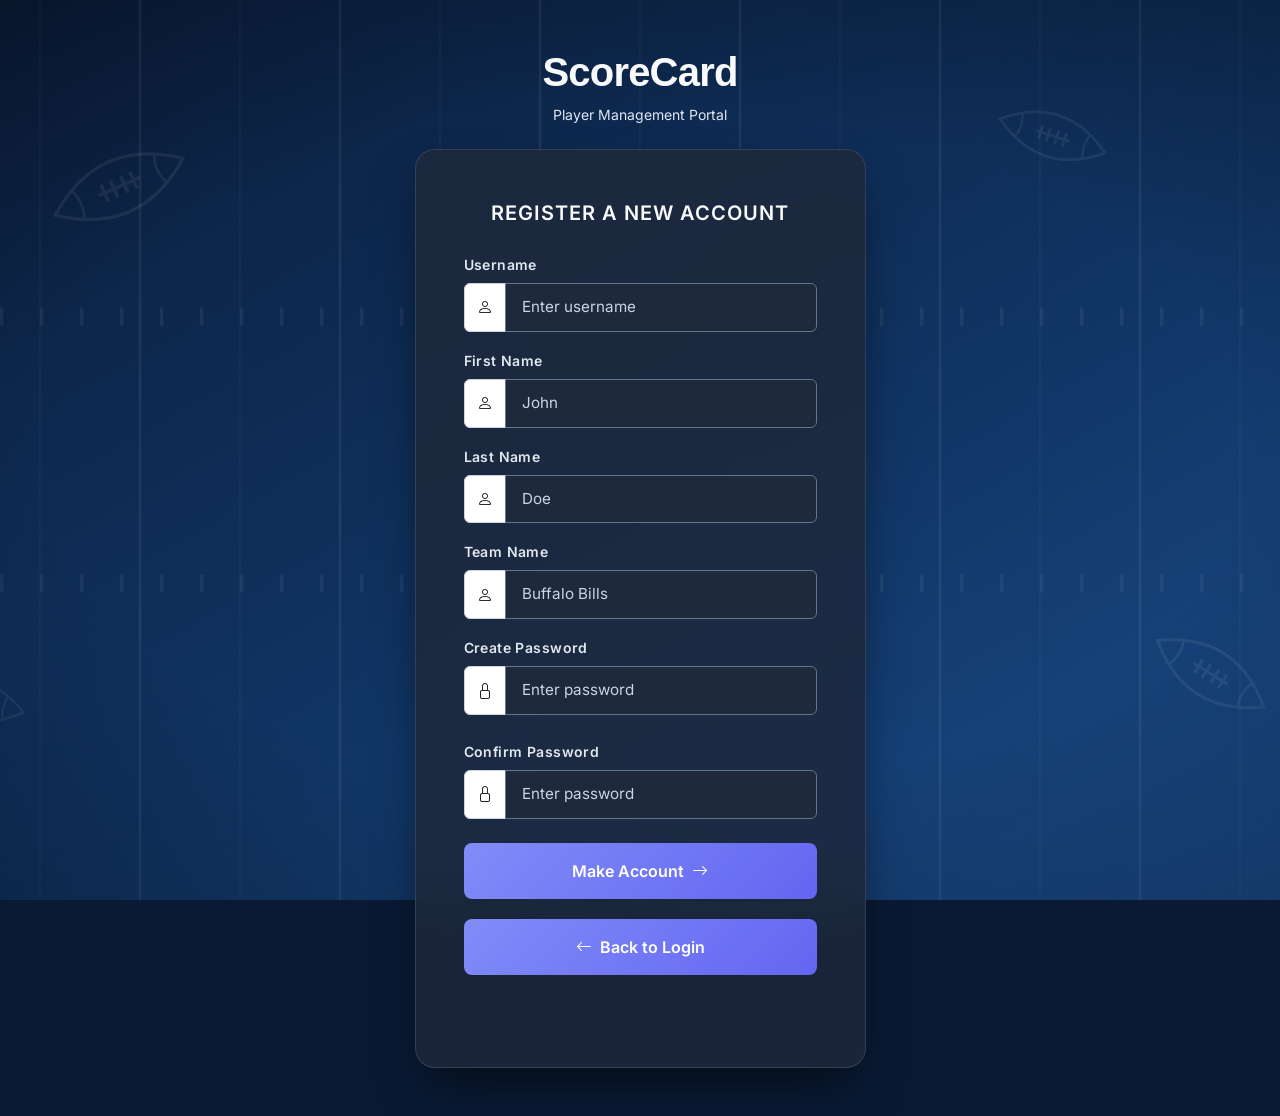
<file: frontend/register.html>
<!DOCTYPE html>
<html lang="en" data-bs-theme="dark">
<head>
    <meta charset="UTF-8">
    <meta name="viewport" content="width=device-width, initial-scale=1.0">
    <title>COP 4331 LAMP Stack Demo</title>
    <!-- Google Fonts -->
    <link rel="preconnect" href="https://fonts.googleapis.com">
    <link rel="preconnect" href="https://fonts.gstatic.com" crossorigin>
    <link href="https://fonts.googleapis.com/css2?family=Inter:wght@300;400;500;600;700&display=swap" rel="stylesheet">
        <link href="https://fonts.googleapis.com/css2?family=Tilt+Warp&display=swap" rel="stylesheet">
    <!-- Bootstrap 5.3 & Icons -->
    <link href="https://cdn.jsdelivr.net/npm/bootstrap@5.3.3/dist/css/bootstrap.min.css" rel="stylesheet">
    <link href="https://cdn.jsdelivr.net/npm/bootstrap-icons@1.11.3/font/bootstrap-icons.min.css" rel="stylesheet">
    <!-- Favicon -->
    <link rel="icon" type="image/svg+xml" href="images/favicon.svg">
    <link rel="alternate icon" href="favicon.ico">
    <!-- Custom Styles -->
    <link href="css/styles.css" rel="stylesheet">
    <!-- Scripts -->
    <script type="text/javascript" src="js/md5.js"></script>
    <script type="text/javascript" src="js/code.js"></script>
</head>
<body class="d-flex align-items-center justify-content-center min-vh-100 py-5">
    <div class="background-glow"></div>
    <main class="container">
        <div class="row justify-content-center">
            <div class="col-12 col-sm-10 col-md-8 col-lg-5">
                
                <!-- Title Header -->
                <div class="text-center mb-4">

                    <h1 id="title" style="font-family: 'Tilt-Warp', sans-serif; font-weight: 800;";" class="tracking-tight">ScoreCard</h1>
                    <p class="text-secondary-contrast small">Player Management Portal</p>
                </div>

                <!-- Login Card -->
                <div id="loginDiv" class="card glass-card shadow-lg border-0 p-4 p-sm-5">
                    <div class="card-body p-0">
                        <span id="inner-title" class="d-block text-center fw-semibold text-uppercase tracking-wider mb-4 fs-5">Register a New Account</span>
                        
                        <form id="loginForm" onsubmit="event.preventDefault(); doRegister();" class="needs-validation">
                            <!-- Username Input Group -->
                            <div class="mb-3">
                                <label for="loginName" class="form-label form-label-contrast small">Username</label>
                                <div class="input-group">
                                    <span class="input-group-text"><i class="bi bi-person text-dark"></i></span>
                                    <input type="text" id="loginName" class="form-control" placeholder="Enter username" required />
                                </div>
                            </div>

                            <!-- First / Last Name-->
                            <div class="mb-3">
                                <label for="firstName" class="form-label form-label-contrast small">First Name</label>
                                <div class="input-group">
                                    <span class="input-group-text"><i class="bi bi-person text-dark"></i></span>
                                    <input type="text" id="firstName" class="form-control" placeholder="John" required />
                                </div>
                            </div>

                            <div class="mb-3">
                                <label for="lastName" class="form-label form-label-contrast small">Last Name</label>
                                <div class="input-group">
                                    <span class="input-group-text"><i class="bi bi-person text-dark"></i></span>
                                    <input type="text" id="lastName" class="form-control" placeholder="Doe" required />
                                </div>
                            </div>

                            <!-- Team Name-->
                             <div class="mb-3">
                                <label for="teamName" class="form-label form-label-contrast small">Team Name</label>
                                <div class="input-group">
                                    <span class="input-group-text"><i class="bi bi-person text-dark"></i></span>
                                    <input type="text" id="teamName" class="form-control" placeholder="Buffalo Bills" required />
                                </div>
                            </div>
                            
                            <!-- Password Input Group -->
                            <div class="mb-4">
                                <label for="loginPassword" class="form-label form-label-contrast small">Create Password</label>
                                <div class="input-group">
                                    <span class="input-group-text"><i class="bi bi-lock text-dark"></i></span>
                                    <input type="password" id="loginPassword" class="form-control" placeholder="Enter password" required />
                                </div>
                            </div>

                            <div class="mb-4">
                                <label for="confirmPassword" class="form-label form-label-contrast small">Confirm Password</label>
                                <div class="input-group">
                                    <span class="input-group-text"><i class="bi bi-lock text-dark"></i></span>
                                    <input type="password" id="confirmPassword" class="form-control" placeholder="Enter password" required />
                                </div>
                            </div>

                            <!-- Login Button -->
                            <button type="submit" id="loginButton" class="buttons btn btn-primary w-100 py-3 fw-semibold rounded-3 shadow-sm d-flex align-items-center justify-content-center gap-2">
                                <span>Make Account</span>
                                <i class="bi bi-arrow-right"></i>
                            </button>

                            <button  type="button" id="registerButton" onclick="window.location.href='index.html'" class="buttons btn btn-primary w-100 py-3 fw-semibold rounded-3 shadow-sm d-flex align-items-center justify-content-center gap-2">
                                <i class="bi bi-arrow-left"></i>
                                <span>Back to Login</span>
                                 
                            </button>
                        </form>

                        <!-- Feedback Result Message -->
                        <div class="mt-3 text-center">
                            <span id="loginResult" class="small fw-semibold"></span>
                        </div>
                    </div>
                </div>

            </div>
        </div>
    </main>
    <script src="https://cdn.jsdelivr.net/npm/bootstrap@5.3.3/dist/js/bootstrap.bundle.min.js"></script>
</body>
</html>
</file>
<file: frontend/css/styles.css>
/* ============================================================
   WCAG 2.1 AA / AAA Compliant Modern Theme Styles
   ============================================================ */
@font-face {
  font-family: 'Inter';
  font-style: normal;
  font-weight: 100 900;
  font-display: swap;
  src: url(../fonts/inter-latin.woff2) format('woff2');
  unicode-range: U+0000-00FF, U+0131, U+0152-0153, U+02BB-02BC, U+02C6, U+02DA, U+02DC, U+2000-206F, U+20AC, U+2122, U+2191, U+2193, U+2212, U+2215, U+FEFF, U+FFFD;
}
@font-face {
  font-family: 'Tilt Warp';
  font-style: normal;
  font-weight: 400;
  font-display: swap;
  src: url(../fonts/tilt-warp-latin.woff2) format('woff2');
  unicode-range: U+0000-00FF, U+0131, U+0152-0153, U+02BB-02BC, U+02C6, U+02DA, U+02DC, U+2000-206F, U+20AC, U+2122, U+2191, U+2193, U+2212, U+2215, U+FEFF, U+FFFD;
}


:root {
    --app-font: 'Inter', system-ui, -apple-system, sans-serif;

    /* ============================================================
       Modern Dark / Indigo Palette
       ============================================================ */

    /* Backgrounds */
    --bg-dark: #0f172a;       /* Deep navy */
    --bg-card: #1e293b;       /* Slate */
    --bg-section: #334155;    /* Lighter slate */
    --bg-input: #1e293b;      /* Slate input */

    /* Text */
    --text-primary: #f8fafc;  /* Almost white */
    --text-secondary: #e2e8f0;
    --text-muted: #cbd5e1;

    /* Accents */
    --color-primary: #818cf8; /* Indigo */
    --color-primary-dark: #6366f1;
    --color-success: #34d399; /* Emerald */
    --color-error: #f87171;   /* Red */
    --color-info: #38bdf8;    /* Sky */

    /* Gradients */
    --primary-gradient: linear-gradient(
        135deg,
        #818cf8 0%,
        #6366f1 100%
    );

    --success-gradient: linear-gradient(
        135deg,
        #10b981 0%,
        #059669 100%
    );
}

body {
    font-family: var(--app-font);
    background: url("../images/football-background.svg") center / cover no-repeat fixed;;
    background-color: #0a1a35;
    color: var(--text-primary);
    min-height: 100vh;
    position: relative;
    overflow-x: hidden;
}

/* Typography & Titles */
#title {
    font-family: var(--app-font);
    color: var(--text-primary) !important;
    letter-spacing: -0.02em;
}

.text-secondary-contrast {
    color: var(--text-secondary) !important;
}

.form-label-contrast {
    color: var(--text-secondary) !important;
    font-weight: 600;
    letter-spacing: 0.03em;
}

/* App Icon Badges */
.app-icon-wrapper {
    width: 64px;
    height: 64px;
    border-radius: 18px;
    background: var(--primary-gradient);
    display: flex;
    align-items: center;
    justify-content: center;
    font-size: 2rem;
    color: #ffffff;
    box-shadow: 0 10px 25px -5px rgba(0, 0, 0, 0.4);
}

.app-icon-wrapper-sm {
    width: 42px;
    height: 42px;
    border-radius: 12px;
    background: var(--primary-gradient);
    display: flex;
    align-items: center;
    justify-content: center;
    font-size: 1.25rem;
    color: #000000;
    box-shadow: 0 4px 14px rgba(0, 0, 0, 0.3);
}

/* Glassmorphism Cards */
.glass-card {
    background: rgba(30, 41, 59, 0.85) !important;
    backdrop-filter: blur(16px);
    -webkit-backdrop-filter: blur(16px);
    border: 1px solid rgba(148, 163, 184, 0.2) !important;
    border-radius: 1.25rem !important;
    box-shadow: 0 25px 50px -12px rgba(0, 0, 0, 0.6) !important;
}
.section-card {
    background: #334155 !important;
    border: 1px solid rgba(148, 163, 184, 0.2) !important;
}

/* Form Controls, Inputs & High Contrast Placeholders */
.form-control {
    background-color: #1e293b !important;
    color: #f8fafc !important;
    border: 1px solid #64748b !important;
    padding: 0.75rem 1rem;
    font-size: 0.95rem;
}

.form-control::placeholder {
    color: #cbd5e1 !important;
    opacity: 1 !important;
}

.form-control:focus {
    border-color: #818cf8 !important;
    box-shadow: 0 0 0 3px rgba(129, 140, 248, 0.25) !important;
}

.form-select {
    background-color: #1e293b !important;
    color: #f8fafc !important;
    border: 1px solid #64748b !important;
    padding: 0.75rem 1rem;
    font-size: 0.95rem;
}


.input-group-text {
    background-color: #ffffff !important;
    color: var(--text-secondary) !important;
    border: 1px solid var(--text-muted) !important;
}

/* WCAG Compliant Button Styles */
.btn {
    font-family: var(--app-font);
    transition: all 0.2s ease-in-out;
}

.btn-primary {
    background: var(--primary-gradient) !important;
    color: #ffffff !important;
    border: none;
    box-shadow: 0 4px 14px rgba(99, 102, 241, 0.35);
    margin-top: 0px;
    margin-bottom: 20px;
    margin-left: 0px;
    margin-right: 0px;
    box-shadow: 0 4px 14px rgba(55, 48, 163, 0.4);
}

.btn-primary:hover {
    transform: translateY(-1px);
    background: linear-gradient(
        135deg,
        #6366f1 0%,
        #4f46e5 100%
    ) !important;
    box-shadow: 0 6px 20px rgba(99, 102, 241, 0.5);
    
}

.app-modify-btn {
    background: var(--primary-gradient) !important;
    border: 1px solid var(--color-primary) !important;
    color: #ffffff !important;
    box-shadow: 0 2px 8px rgba(55, 48, 163, 0.35);
}

.app-modify-btn:hover,
.app-modify-btn:focus-visible {
    background: transparent !important;
    border-color: var(--color-primary) !important;
    color: #c7d2fe !important;
    transform: none;
    box-shadow: 0 0 0 3px rgba(129, 140, 248, 0.28);
}

.app-search-btn {
    background: var(--success-gradient) !important;
    border: 1px solid var(--color-success) !important;
    color: #ffffff !important;
    box-shadow: 0 2px 8px rgba(5, 150, 105, 0.3);
}

.app-search-btn:hover,
.app-search-btn:focus-visible {
    background: transparent !important;
    border-color: var(--color-success) !important;
    color: #86efac !important;
    transform: none;
    box-shadow: 0 0 0 3px rgba(52, 211, 153, 0.25);
}

.btn-secondary {
    border: none;
    margin-top: 0px;
    margin-bottom: 20px;
    margin-left: 0px;
    margin-right: 0px;

}

/* Feedback Message Contrast Overrides */
#inner-title {
    color: var(--text-primary);
    letter-spacing: 0.05em;
}

#loginResult {
    display: inline-block;
    color: var(--color-error) !important; /* 6.45:1 contrast */
}

#colorAddResult {
    display: inline-block;
}

#colorAddResult.text-success, .text-success-wcag {
    color: var(--color-success) !important; /* 9.29:1 contrast */
}

#colorAddResult.text-danger, .text-danger-wcag {
    color: var(--color-error) !important; /* 6.45:1 contrast */
}

#colorSearchResult, .text-info-wcag {
    display: inline-block;
    color: var(--color-info) !important; /* 6.83:1 contrast */
}

#colorList {
    word-break: break-word;
}
</file>
